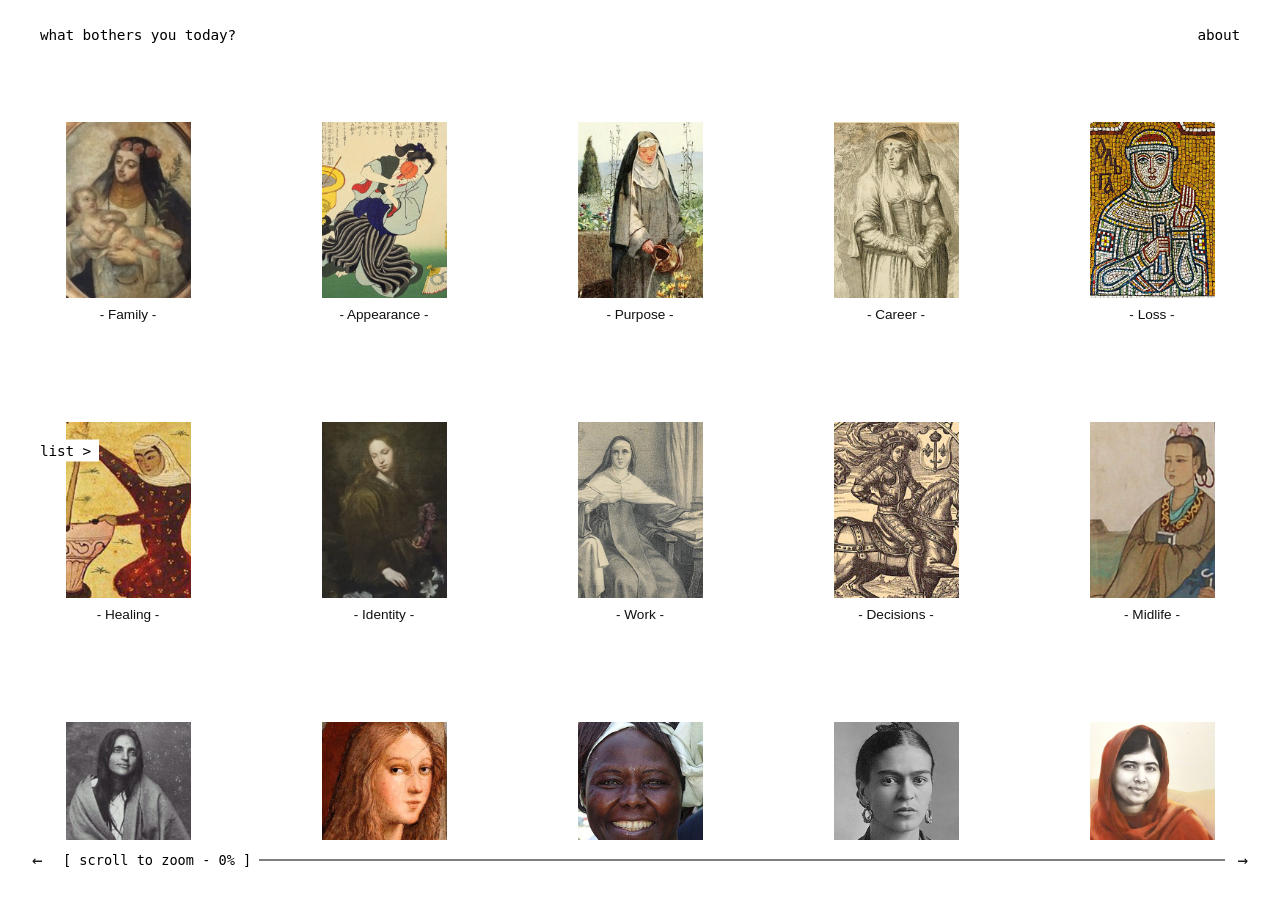
<file: index.html>
<!DOCTYPE html>
<html lang="en">

<head>
    <meta charset="UTF-8">
    <meta name="viewport" content="width=device-width, initial-scale=1.0">
    <title>Digital knowledge space for women</title>
    <link rel="stylesheet" href="style.css">
</head>

<body>
    <!-- Fixed UI Overlays -->
    <header class="navbar">
        <a class="nav-link" href="index.html">what bothers you today?</a>
        <a class="nav-link" href="about.html">about</a>
    </header>

    <aside class="side-nav">
        <a class="button" href="list.html">list &gt;</a>
    </aside>

    <!-- Bottom Interactive Horizontal Scroll / Drag Bar -->
    <footer class="zoom-slider-container" id="zoomSlider">
        <span class="arrow left-arrow">&larr;</span>
        <div class="track-wrapper" id="sliderTrack">
            <div class="line track-line"></div>
            <div class="zoom-handle" id="zoomHandle">
                <span class="zoom-label" id="zoomLabel">[ scroll to zoom - 0% ]</span>
            </div>
        </div>
        <span class="arrow right-arrow">&rarr;</span>
    </footer>

    <!-- Main Canvas Grid -->
    <section class="canvas-wrapper" id="canvasWrapper">
        <div class="canvas" id="canvas">
            <!-- Dynamically populated 100 cards (5 cols x 20 rows) from 15 items -->
        </div>
    </section>

    <script src="data.js"></script>
    <script src="script.js"></script>
</body>

</html>
</file>
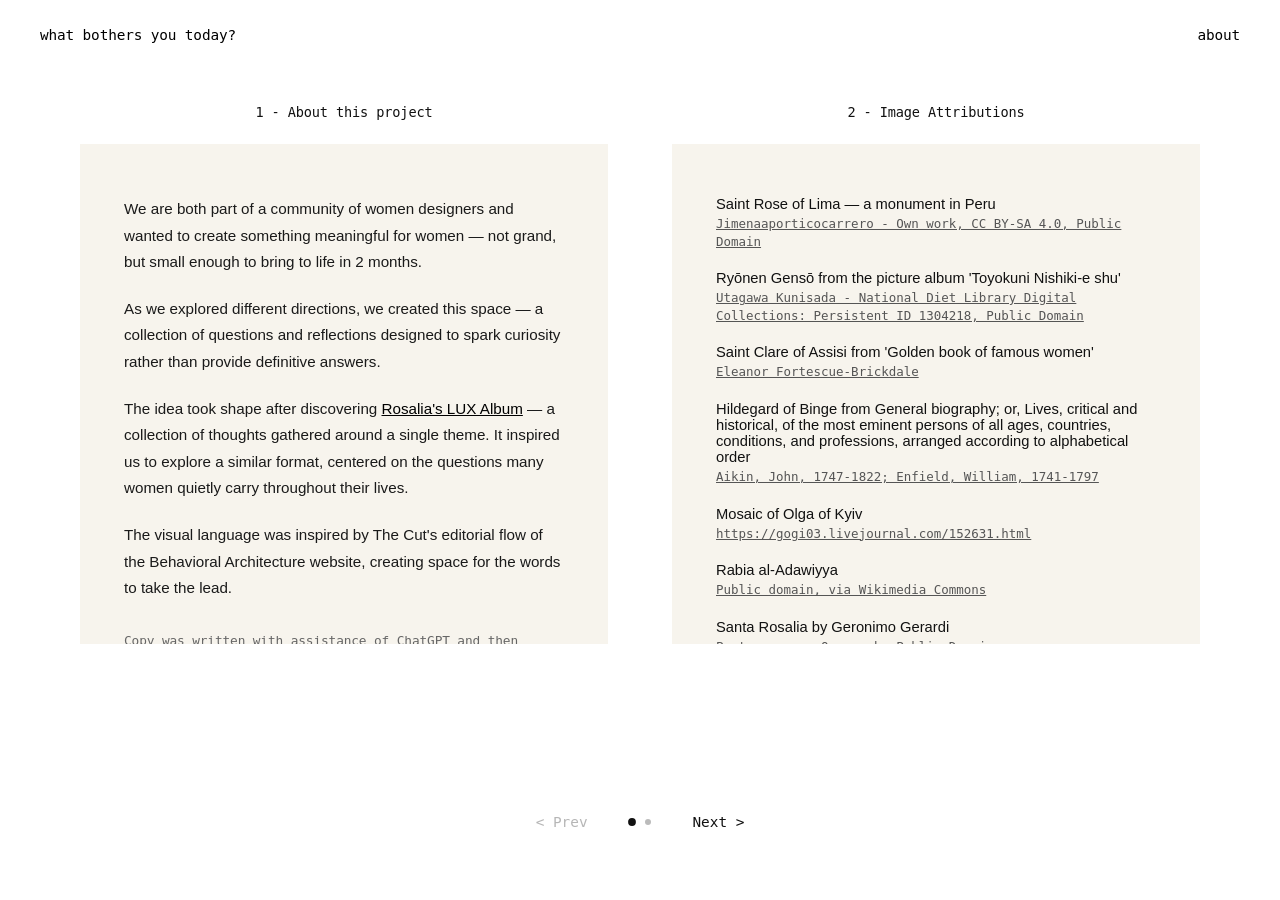
<file: about.html>
<!DOCTYPE html>
<html lang="en">

<head>
    <meta charset="UTF-8">
    <meta name="viewport" content="width=device-width, initial-scale=1.0">
    <title>Digital knowledge space for women</title>
    <link rel="stylesheet" href="style.css">
</head>

<body>
    <header class="navbar">
        <a class="nav-link" href="index.html">what bothers you today?</a>
        <a class="nav-link active" href="about.html">about</a>
    </header>

    <main class="about-page">
        <!-- Step 1: About This Project & Image Attributions -->
        <section class="about-step is-active" id="step1">
            <div class="about-cards-grid">
                <!-- Card 1: About Project -->
                <div class="card-column">
                    <p class="section-label">1 - About this project</p>
                    <div class="about-card attributions-card">
                        <div class="about-card-inner">
                            <p>We are both part of a community of women designers and wanted to create something
                                meaningful for women — not grand, but small enough to bring to life in 2 months.</p>
                            <p>As we explored different directions, we created this space — a collection of questions
                                and reflections designed to spark curiosity rather than provide definitive answers.</p>
                            <p>The idea took shape after discovering <a class="rosalia-link" target="_blank"
                                    href="https://www.youtube.com/playlist?list=PLxA687tYuMWiOfZKwVjaF2-jWFcaxBAX6">Rosalia's
                                    LUX
                                    Album</a> — a collection of
                                thoughts gathered around a single theme. It inspired us to explore a similar format,
                                centered on the questions many women quietly carry throughout their lives.</p>
                            <p>The visual language was inspired by The Cut's editorial flow of the Behavioral
                                Architecture website, creating space for the words to take the lead.</p>
                            <p class="footnote">Copy was written with assistance of ChatGPT and then edited.</p>
                        </div>
                    </div>
                </div>

                <!-- Card 2: Image Attributions -->
                <div class="card-column">
                    <p class="section-label">2 - Image Attributions</p>
                    <div class="about-card attributions-card">
                        <div class="attributions-list">
                            <div class="attribution-item">
                                <p class="artwork-title">Saint Rose of Lima — a monument in Peru</p>
                                <a target="_blank" href="https://commons.wikimedia.org/w/index.php?curid=73264438"
                                    class="credit-line">Jimenaaporticocarrero - Own work, CC BY-SA 4.0, Public
                                    Domain</a>
                            </div>
                            <div class="attribution-item">
                                <p class="artwork-title">Ryōnen Gensō from the picture album 'Toyokuni Nishiki-e shu'
                                </p>
                                <a target="_blank" href="https://commons.wikimedia.org/w/index.php?curid=102956549"
                                    class="credit-line">Utagawa Kunisada - National Diet Library Digital Collections:
                                    Persistent ID 1304218, Public Domain
                                </a>
                            </div>
                            <div class="attribution-item">
                                <p class="artwork-title">Saint Clare of Assisi from 'Golden book of famous women'</p>
                                <a target="_blank"
                                    href="https://www.flickr.com/photos/internetarchivebookimages/14590758180/"
                                    class="credit-line">Eleanor Fortescue-Brickdale</a>
                            </div>
                            <div class="attribution-item">
                                <p class="artwork-title"> Hildegard of Binge from General biography; or, Lives, critical
                                    and historical, of
                                    the most eminent persons of all ages, countries, conditions, and professions,
                                    arranged according to alphabetical order</p>
                                <a target="_blank"
                                    href="https://www.flickr.com/photos/internetarchivebookimages/14804422963/"
                                    class="credit-line">Aikin, John, 1747-1822; Enfield, William, 1741-1797</a>
                            </div>
                            <div class="attribution-item">
                                <p class="artwork-title">Mosaic of Olga of Kyiv</p>
                                <a target="_blank" href="https://gogi03.livejournal.com/152631.html"
                                    class="credit-line">https://gogi03.livejournal.com/152631.html</a>
                            </div>
                            <div class="attribution-item">
                                <p class="artwork-title">Rabia al-Adawiyya</p>
                                <a target="_blank"
                                    href="http://www.mythinglinks.org/NearEast~3monotheisms~Islam~Rabia.html"
                                    class="credit-line">Public domain, via Wikimedia Commons</a>
                            </div>
                            <div class="attribution-item">
                                <p class="artwork-title">Santa Rosalia by Geronimo Gerardi</p>
                                <a target="_blank" href="https://commons.wikimedia.org/w/index.php?curid=73608828"
                                    class="credit-line">Postcrosser - Own work, Public Domain</p>
                            </div>
                            <div class="attribution-item">
                                <p class="artwork-title">Saint Teresa of Ávila from "Mugeres célebres de España y
                                    Portugal"</p>
                                <a target="_blank" href="https://www.flickr.com/photos/37667416@N04/49713828662/"
                                    class="credit-line">Eusebi Planas i Franquesa, Public Domain</p>
                            </div>
                            <div class="attribution-item">
                                <p class="artwork-title">Photogravure of Jeanne d'Arc</p>
                                <a target="_blank" href="https://commons.wikimedia.org/w/index.php?curid=60317701"
                                    class="credit-line">Gaultier, L. (Graveur) - This document belongs to the
                                    collections of the Bibliothèque interuniversitaire de santé. It was uploaded to
                                    Commons through a partnership with Wikimedia France., Licence Ouverte</a>
                            </div>
                            <div class="attribution-item">
                                <p class="artwork-title">Qingjing sanren (清净散人), a.k.a Sun Bu'er from a painting in
                                    Changchun Temple</p>
                                <a target="_blank"
                                    href="https://commons.wikimedia.org/wiki/File:Changchun-Temple-Master-and-disciples-painting-0316.jpg"
                                    class="credit-line">photographer Vmenkov, Own work, copyleft: Multi-license with
                                    GFDL and Creative Commons CC-BY-SA-2.5 and older versions (2.0 and 1.0)</a>
                            </div>
                            <div class="attribution-item">
                                <p class="artwork-title">Ma Anandamayi</p>
                                <a href="https://commons.wikimedia.org/w/index.php?curid=2121844" target="_blank"
                                    class="credit-line">Louperivois at French Wikipedia. - Transferred from fr.wikipedia
                                    to Commons., Public Domain</a>
                            </div>
                            <div class="attribution-item">
                                <p class="artwork-title">Primer plano de Hipatia de Alejandría</p>
                                <a target="_blank" href="https://commons.wikimedia.org/w/index.php?curid=147197000"
                                    class="credit-line">El disidente - Own work, CC0
                                </a>
                            </div>
                            <div class="attribution-item">
                                <p class="artwork-title">Wangari Matthai</p>
                                <a target="_blank" href="https://commons.wikimedia.org/w/index.php?curid=74922735"
                                    class="credit-line">Kingkongphoto & www.celebrity-photos.com from Laurel Maryland,
                                    USA, CC BY-SA 2.0</a>
                            </div>
                            <div class="attribution-item">
                                <p class="artwork-title">Frida Kahlo</p>
                                <a target="_blank" href="https://commons.wikimedia.org/w/index.php?curid=75199760"
                                    class="credit-line">Guillermo Kahlo - Sotheby's, Public Domain</a>
                            </div>
                            <div class="attribution-item">
                                <p class="artwork-title">Malala Yousafzai</p>
                                <a target="_blank" href="https://commons.wikimedia.org/w/index.php?curid=90405482"
                                    class="credit-line">Nasser Azam - Azam Studios, London, CC BY-SA 4.0</a>
                            </div>
                        </div>
                    </div>
                </div>
            </div>
        </section>

        <!-- Step 2: Contributors (Shown when Next is clicked) -->
        <section class="about-step" id="step2">
            <div class="contributors-container">
                <p class="section-label">3 - Contributors</p>
                <div class="about-card contributors-card">
                    <div class="contributor-entry">
                        <p class="contributor-name">Design: Olena Kitsak</p>
                        <div class="contributor-links">
                            <a href="https://www.linkedin.com/in/olena-kitsak/" target="_blank"
                                rel="noopener noreferrer">LinkedIn</a>,
                            <a href="https://www.behance.net/olena-kitsak" target="_blank"
                                rel="noopener noreferrer">Behance</a>,
                            <a href="https://olenakitsak.com/" target="_blank" rel="noopener noreferrer">Website</a>
                        </div>
                    </div>

                    <div class="contributor-entry">
                        <p class="contributor-name">Build: Ruth Ezeneche</p>
                        <div class="contributor-links">
                            <a href="https://www.linkedin.com/in/ruth-ezeneche/" target="_blank"
                                rel="noopener noreferrer">LinkedIn</a>,
                            <a href="https://github.com/Ladyruth" target="_blank" rel="noopener noreferrer">Github</a>,
                            <a href="https://ruthezeneche.vercel.app/" target="_blank"
                                rel="noopener noreferrer">Website</a>
                        </div>
                    </div>

                    <div class="contributors-footer-prompt">
                        <p>You are very welcome to make this project better!</p>
                        <a class="wisdom-link" href="contact.html">Share your life wisdom &gt;</a>
                    </div>
                </div>
            </div>
        </section>

        <!-- Pagination Controls -->
        <footer class="about-pagination">
            <button class="nav-arrow-btn" id="prevBtn" type="button" aria-label="Previous step">&lt; Prev</button>
            <div class="page-indicators">
                <span class="step-dot is-active" data-step="0"></span>
                <span class="step-dot" data-step="1"></span>
            </div>
            <button class="nav-arrow-btn" id="nextBtn" type="button" aria-label="Next step">Next &gt;</button>
        </footer>
    </main>

    <script src="about.js"></script>
</body>

</html>
</file>
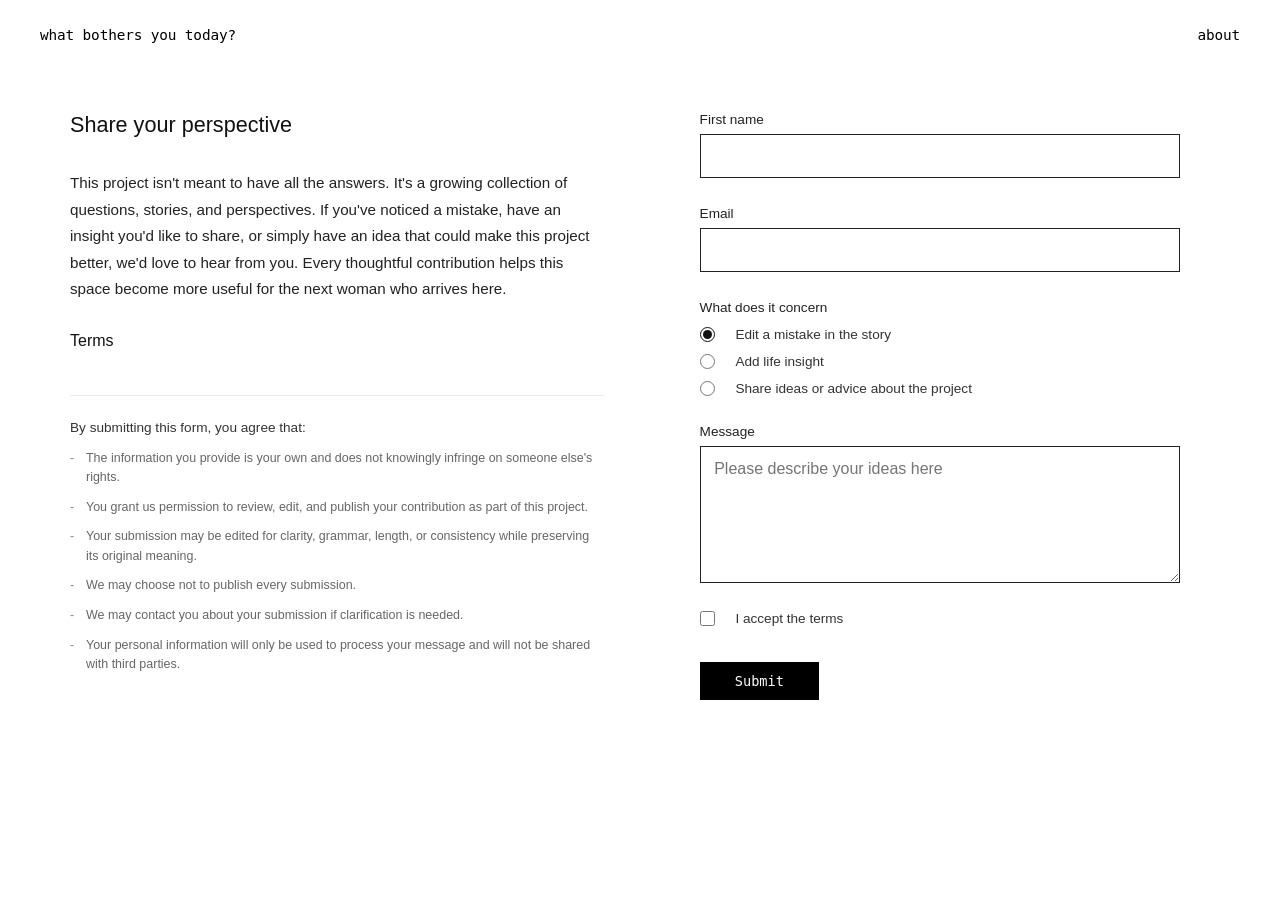
<file: contact.html>
<!DOCTYPE html>
<html lang="en">

<head>
    <meta charset="UTF-8">
    <meta name="viewport" content="width=device-width, initial-scale=1.0">
    <title>Digital knowledge space for women</title>
    <link rel="stylesheet" href="style.css">
</head>

<body>
    <header class="navbar">
        <a class="nav-link" href="index.html">what bothers you today?</a>
        <a class="nav-link" href="about.html">about</a>
    </header>

    <main class="contact-page">
        <div class="contact-grid">
            <!-- Left Column: Perspective Intro & Terms -->
            <div class="contact-info">
                <h1 class="contact-title">Share your perspective</h1>

                <div class="contact-description">
                    <p>This project isn't meant to have all the answers. It's a growing collection of questions,
                        stories, and perspectives. If you've noticed a mistake, have an insight you'd like to share, or
                        simply have an idea that could make this project better, we'd love to hear from you. Every
                        thoughtful contribution helps this space become more useful for the next woman who arrives here.
                    </p>
                    <p class="signature">Terms</p>
                </div>

                <div class="terms-notice">
                    <p class="terms-heading">By submitting this form, you agree that:</p>
                    <ul class="terms-list">
                        <li>The information you provide is your own and does not knowingly infringe on someone else's
                            rights.</li>
                        <li>You grant us permission to review, edit, and publish your contribution as part of this
                            project.</li>
                        <li>Your submission may be edited for clarity, grammar, length, or consistency while preserving
                            its original meaning.</li>
                        <li>We may choose not to publish every submission.</li>
                        <li>We may contact you about your submission if clarification is needed.</li>
                        <li>Your personal information will only be used to process your message and will not be shared
                            with third parties.</li>
                    </ul>
                </div>
            </div>

            <!-- Right Column: Interactive Submission Form -->
            <div class="contact-form-wrapper">
                <form class="contact-form" id="contactForm" novalidate>
                    <!-- First Name -->
                    <div class="form-group">
                        <label for="firstName" class="form-label">First name</label>
                        <input type="text" id="firstName" name="firstName" class="form-input" required
                            autocomplete="given-name">
                    </div>

                    <!-- Email -->
                    <div class="form-group">
                        <label for="email" class="form-label">Email</label>
                        <input type="email" id="email" name="email" class="form-input" required autocomplete="email">
                    </div>

                    <!-- Topic Concern (Radio buttons) -->
                    <div class="form-group">
                        <span class="form-label">What does it concern</span>
                        <div class="radio-group">
                            <label class="radio-option">
                                <input type="radio" name="concern" value="mistake" checked>
                                <span class="custom-radio"></span>
                                <span class="radio-text">Edit a mistake in the story</span>
                            </label>

                            <label class="radio-option">
                                <input type="radio" name="concern" value="insight">
                                <span class="custom-radio"></span>
                                <span class="radio-text">Add life insight</span>
                            </label>

                            <label class="radio-option">
                                <input type="radio" name="concern" value="ideas">
                                <span class="custom-radio"></span>
                                <span class="radio-text">Share ideas or advice about the project</span>
                            </label>
                        </div>
                    </div>

                    <!-- Message -->
                    <div class="form-group">
                        <label for="message" class="form-label">Message</label>
                        <textarea id="message" name="message" class="form-textarea"
                            placeholder="Please describe your ideas here" rows="6" required></textarea>
                    </div>

                    <!-- Terms Acceptance -->
                    <div class="form-group">
                        <label class="checkbox-option">
                            <input type="checkbox" id="acceptTerms" name="acceptTerms" required>
                            <span class="custom-checkbox"></span>
                            <span class="checkbox-text">I accept the terms</span>
                        </label>
                    </div>

                    <!-- Submit Button -->
                    <div class="form-action">
                        <button type="submit" class="submit-btn" id="submitBtn">Submit</button>
                    </div>

                    <!-- Submission feedback toast -->
                    <div class="form-feedback" id="formFeedback" style="display: none;"></div>
                </form>
            </div>
        </div>
    </main>

    <script>
        document.addEventListener('DOMContentLoaded', () => {
            const form = document.getElementById('contactForm');
            const feedback = document.getElementById('formFeedback');
            const submitBtn = document.getElementById('submitBtn');

            form.addEventListener('submit', async (e) => {
                e.preventDefault();

                const firstName = document.getElementById('firstName').value.trim();
                const email = document.getElementById('email').value.trim();
                const concern = form.querySelector('input[name="concern"]:checked')?.value || 'General';
                const message = document.getElementById('message').value.trim();
                const accepted = document.getElementById('acceptTerms').checked;

                if (!firstName || !email || !message) {
                    showFeedback('Please fill in all required fields.', 'error');
                    return;
                }

                if (!accepted) {
                    showFeedback('Please accept the terms before submitting.', 'error');
                    return;
                }

                submitBtn.disabled = true;
                submitBtn.textContent = 'Sending...';

                try {
                    const response = await fetch('/api/contact', {
                        method: 'POST',
                        headers: { 'Content-Type': 'application/json' },
                        body: JSON.stringify({ firstName, email, concern, message })
                    });

                    const data = await response.json();

                    if (response.ok) {
                        form.reset();
                        showFeedback('Thank you for sharing your perspective! Your contribution has been received.', 'success');
                    } else {
                        showFeedback(data.error || 'Something went wrong. Please try again.', 'error');
                    }
                } catch (err) {
                    showFeedback('Unable to reach server. Please try again later.', 'error');
                } finally {
                    submitBtn.disabled = false;
                    submitBtn.textContent = 'Submit';
                }
            });

            function showFeedback(text, type) {
                feedback.textContent = text;
                feedback.className = `form-feedback ${type}`;
                feedback.style.display = 'block';
                setTimeout(() => {
                    feedback.scrollIntoView({ behavior: 'smooth', block: 'nearest' });
                }, 100);
            }
        });
    </script>
</body>

</html>
</file>
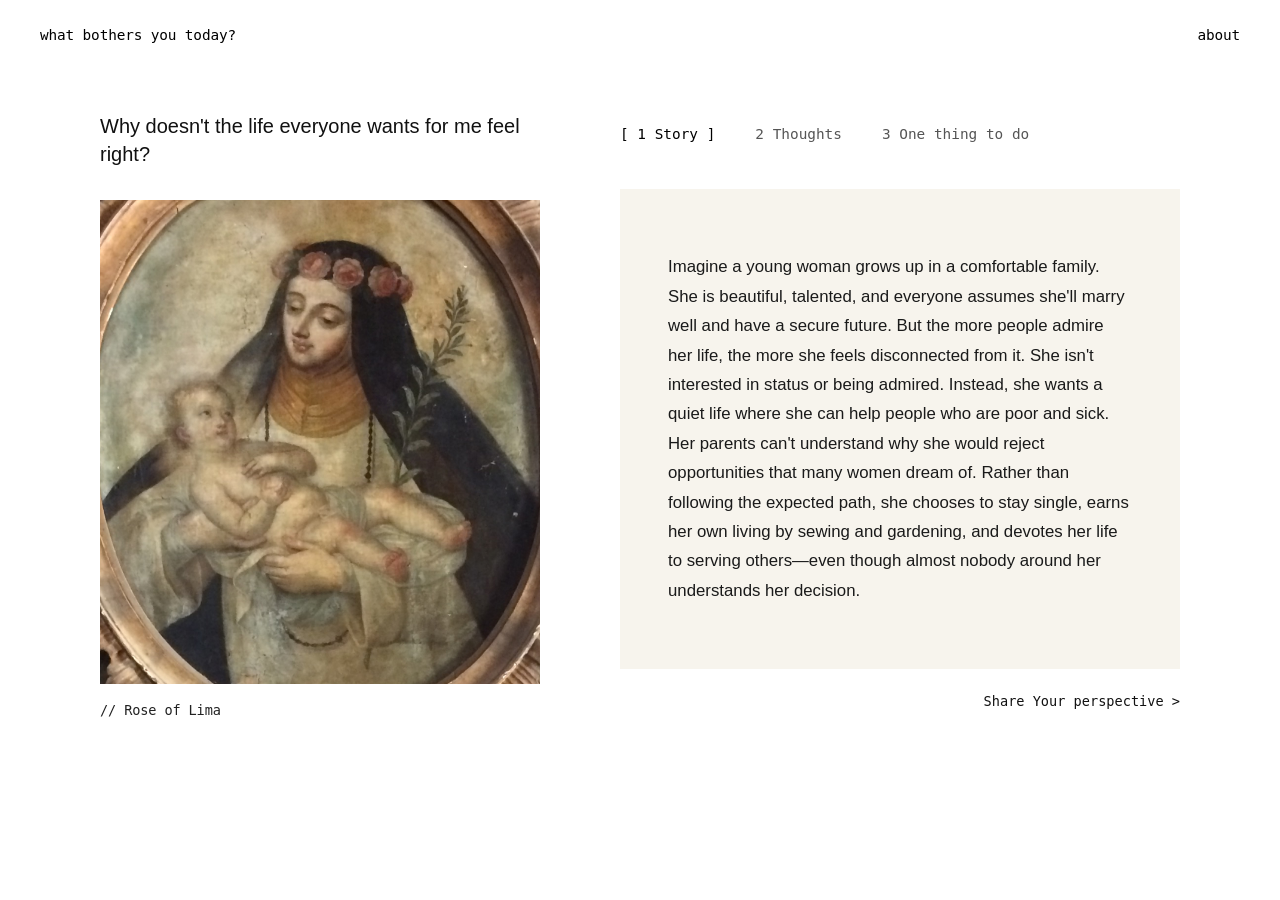
<file: life-area.html>
<!DOCTYPE html>
<html lang="en">

<head>
    <meta charset="UTF-8">
    <meta name="viewport" content="width=device-width, initial-scale=1.0">
    <title>Digital knowledge space for women</title>
    <link rel="stylesheet" href="style.css">
</head>

<body>
    <header class="navbar">
        <a class="nav-link" href="index.html">what bothers you today?</a>
        <a class="nav-link" href="about.html">about</a>
    </header>

    <section class="life-area-page">
        <div class="life-area-grid">
            <div class="area-image-group">
                <p class="area-question" id="areaQuestion">Why doesn't the life everyone wants for me feel right?</p>
                <div class="image-wrap">
                    <img id="areaImage" src="images/Frame 42.jpg" alt="Portrait">
                </div>
                <p class="figure-name" id="figureName">// Rose of Lima</p>
            </div>

            <div class="life-area-detail">
                <div class="tab-group" id="tabGroup">
                    <button class="tab-button is-active" data-tab="story" type="button">[ 1 Story ]</button>
                    <button class="tab-button" data-tab="thoughts" type="button">2 Thoughts</button>
                    <button class="tab-button" data-tab="action" type="button">3 One thing to do</button>
                </div>
                <div class="tab-content">
                    <div class="text-wrapper">
                        <p id="tabText">Imagine a young woman grows up in a comfortable family. She is beautiful,
                            talented, and
                            everyone assumes she'll marry well and have a secure future. But the more people admire her
                            life, the more she feels disconnected from it. She isn't interested in status or being
                            admired. Instead, she wants a quiet life where she can help people who are poor and sick.
                            Her parents can't understand why she would reject opportunities that many women dream of.
                            Rather than following the expected path, she chooses to stay single, earns her own living by
                            sewing and gardening, and devotes her life to serving others—even though almost nobody
                            around her understands her decision.</p>
                    </div>
                    <div class="action-wrapper">
                        <a href="contact.html" class="share-button">Share Your perspective &gt;</a>
                    </div>
                </div>
            </div>
        </div>

    </section>

    <!-- Centralized Data Store -->
    <script src="data.js"></script>
    <!-- Life-Area Controller -->
    <script src="life-area.js"></script>
</body>

</html>
</file>
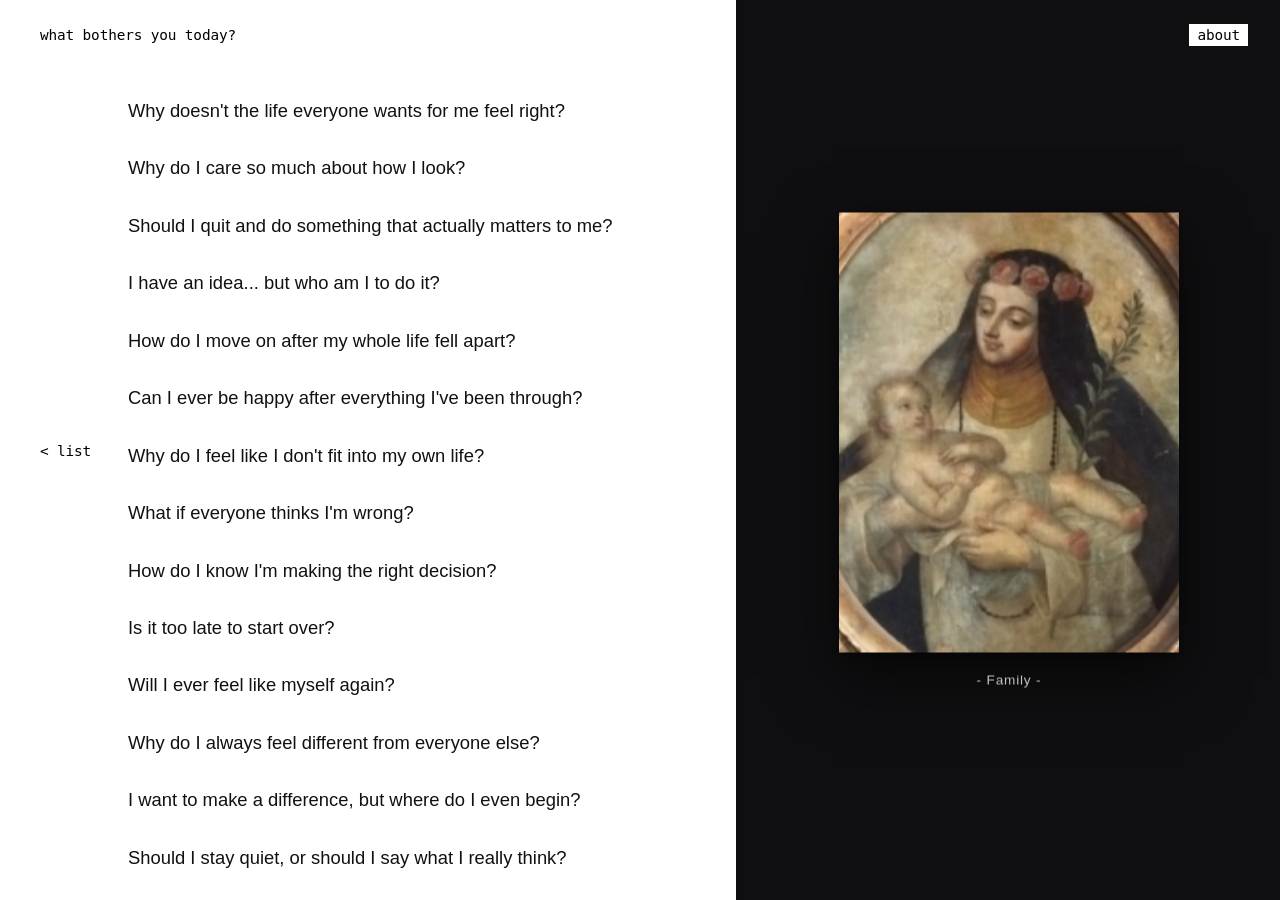
<file: list.html>
<!DOCTYPE html>
<html lang="en">

<head>
    <meta charset="UTF-8">
    <meta name="viewport" content="width=device-width, initial-scale=1.0">
    <link rel="stylesheet" href="style.css">
    <title>Digital knowledge space for women</title>
</head>

<body>
    <header class="navbar">
        <a class="nav-link" href="index.html">what bothers you today?</a>
        <a class="nav-link" href="about.html">about</a>
    </header>


    <section class="list-page">
        <div class="list-background">
            <div class="list-container">

                <div class="side-nav">
                    <a class="nav-link" href="index.html">&lt; list</a>
                </div>

                <div class="list-wrapper">
                    <div class="list-item" data-image="img-1">
                        <a href="life-area.html?id=family">
                            Why doesn't the life everyone wants for me feel right?
                        </a>
                    </div>

                    <div class="list-item" data-image="img-2">
                        <a href="life-area.html?id=appearance">
                            Why do I care so much about how I look?
                        </a>
                    </div>

                    <div class="list-item" data-image="img-3">
                        <a href="life-area.html?id=purpose">
                            Should I quit and do something that actually matters to me?
                        </a>
                    </div>

                    <div class="list-item" data-image="img-4">
                        <a href="life-area.html?id=career">
                            I have an idea... but who am I to do it?
                        </a>
                    </div>

                    <div class="list-item" data-image="img-5">
                        <a href="life-area.html?id=loss">
                            How do I move on after my whole life fell apart?
                        </a>
                    </div>

                    <div class="list-item" data-image="img-6">
                        <a href="life-area.html?id=healing">
                            Can I ever be happy after everything I've been through?
                        </a>
                    </div>

                    <div class="list-item" data-image="img-7">
                        <a href="life-area.html?id=identity">
                            Why do I feel like I don't fit into my own life?
                        </a>
                    </div>

                    <div class="list-item" data-image="img-8">
                        <a href="life-area.html?id=work">
                            What if everyone thinks I'm wrong?
                        </a>
                    </div>

                    <div class="list-item" data-image="img-9">
                        <a href="life-area.html?id=decisions">
                            How do I know I'm making the right decision?
                        </a>
                    </div>

                    <div class="list-item" data-image="img-10">
                        <a href="life-area.html?id=midlife">
                            Is it too late to start over?
                        </a>
                    </div>

                    <div class="list-item" data-image="img-11">
                        <a href="life-area.html?id=reassurance">
                            Will I ever feel like myself again?
                        </a>
                    </div>

                    <div class="list-item" data-image="img-12">
                        <a href="life-area.html?id=opinions">
                            Why do I always feel different from everyone else?
                        </a>
                    </div>

                    <div class="list-item" data-image="img-13">
                        <a href="life-area.html?id=community">
                            I want to make a difference, but where do I even begin?
                        </a>
                    </div>

                    <div class="list-item" data-image="img-14">
                        <a href="life-area.html?id=health">
                            Should I stay quiet, or should I say what I really think?
                        </a>
                    </div>

                    <div class="list-item" data-image="img-15">
                        <a href="life-area.html?id=voice">
                            How do I find courage when everything feels overwhelming?
                        </a>
                    </div>

                    <div class="list-item" data-image="img-7">
                        <a href="life-area.html?id=identity">
                            Who am I when nobody is watching?
                        </a>
                    </div>

                    <div class="list-item" data-image="img-11">
                        <a href="life-area.html?id=reassurance">
                            Can I forgive myself for the time I lost?
                        </a>
                    </div>

                    <div class="list-item" data-image="img-12">
                        <a href="life-area.html?id=opinions">
                            Why is it so hard to let people see the real me?
                        </a>
                    </div>

                    <div class="list-item" data-image="img-13">
                        <a href="life-area.html?id=community">
                            Where do I belong in this world?
                        </a>
                    </div>

                    <div class="list-item" data-image="img-15">
                        <a href="life-area.html?id=voice">
                            When will my voice finally feel like it matters?
                        </a>
                    </div>
                </div>

            </div>

            <div class="image-group">
                <div class="image-wrapper" id="img-1">
                    <img src="images/1-family.jpg" alt="Family">
                    <p class="card-title">- Family -</p>
                </div>

                <div class="image-wrapper" id="img-2">
                    <img src="images/2-appearance.jpg" alt="Appearance">
                    <p class="card-title">- Appearance -</p>
                </div>

                <div class="image-wrapper" id="img-3">
                    <img src="images/3-purpose.jpg" alt="Purpose">
                    <p class="card-title">- Purpose -</p>
                </div>

                <div class="image-wrapper" id="img-4">
                    <img src="images/4-career.jpg" alt="Career">
                    <p class="card-title">- Career -</p>
                </div>

                <div class="image-wrapper" id="img-5">
                    <img src="images/5-loss.jpg" alt="Loss">
                    <p class="card-title">- Loss -</p>
                </div>

                <div class="image-wrapper" id="img-6">
                    <img src="images/6-healing.jpg" alt="Healing">
                    <p class="card-title">- Healing -</p>
                </div>

                <div class="image-wrapper" id="img-7">
                    <img src="images/7-identity.jpg" alt="Identity">
                    <p class="card-title">- Identity -</p>
                </div>

                <div class="image-wrapper" id="img-8">
                    <img src="images/8-work.jpg" alt="Work">
                    <p class="card-title">- Work -</p>
                </div>

                <div class="image-wrapper" id="img-9">
                    <img src="images/9-decisions.jpg" alt="Decisions">
                    <p class="card-title">- Decisions -</p>
                </div>

                <div class="image-wrapper" id="img-10">
                    <img src="images/10-midlife.jpg" alt="Midlife">
                    <p class="card-title">- Midlife -</p>
                </div>

                <div class="image-wrapper" id="img-11">
                    <img src="images/11-identity.jpg" alt="Identity">
                    <p class="card-title">- Identity -</p>
                </div>

                <div class="image-wrapper" id="img-12">
                    <img src="images/12-opinions.jpg" alt="Opinions">
                    <p class="card-title">- Opinions -</p>
                </div>

                <div class="image-wrapper" id="img-13">
                    <img src="images/13-community.jpg" alt="Community">
                    <p class="card-title">- Community -</p>
                </div>

                <div class="image-wrapper" id="img-14">
                    <img src="images/14-health.jpg" alt="Health">
                    <p class="card-title">- Health -</p>
                </div>

                <div class="image-wrapper" id="img-15">
                    <img src="images/15-voice.jpg" alt="Voice">
                    <p class="card-title">- Voice -</p>
                </div>
            </div>
        </div>

    </section>

    <script src="script.js"></script>
</body>

</html>
</file>
<file: style.css>
:root {
    --progress: 0;
}

* {
    margin: 0;
    padding: 0;
    box-sizing: border-box;
}

@import url('https://fonts.googleapis.com/css2?family=Geist+Mono:wght@300;400;500&family=Work+Sans:wght@300;400;500&display=swap');

html,
body {
    width: 100vw;
    height: 100vh;
    height: 100dvh;
    margin: 0;
    padding: 0;
    background-color: #ffffff;
    font-family: "Geist Mono", monospace;
    color: #111;
    overflow: hidden;
    user-select: none;
    -webkit-text-size-adjust: 100%;
}

/* Header Navbar */
.navbar {
    position: fixed;
    top: 0;
    left: 0;
    width: 100%;
    display: flex;
    flex-direction: row;
    justify-content: space-between;
    align-items: center;
    padding: 1.5rem 2rem;
    z-index: 50;
    pointer-events: auto;
}

.nav-link,
.button {
    font-family: "Geist Mono", monospace;
    font-size: 0.9rem;
    font-weight: 400;
    text-decoration: none;
    color: #000;
    letter-spacing: -0.01em;
    background-color: #fff;
    padding: 0.2rem 0.5rem;
}

.rosalia-link {
    text-decoration: underline;
    color: #000;
}

/* Side Navigation */
.side-nav {
    position: fixed;
    top: 50%;
    left: 2rem;
    transform: translateY(-50%);
    z-index: 50;
    pointer-events: auto;
}

/* Bottom Interactive Horizontal Drag / Scroll Control Bar */
.zoom-slider-container {
    position: fixed;
    bottom: 1.25rem;
    left: 2rem;
    right: 2rem;
    height: 2.5rem;
    display: flex;
    flex-direction: row;
    align-items: center;
    gap: 0.75rem;
    z-index: 50;
    cursor: ew-resize;
}

.zoom-slider-container.dragging {
    cursor: grabbing;
}

.zoom-slider-container .arrow {
    font-family: "Geist Mono", monospace;
    font-size: 1.1rem;
    user-select: none;
}

.track-wrapper {
    flex: 1;
    position: relative;
    height: 100%;
    display: flex;
    align-items: center;
}

.track-line {
    position: absolute;
    top: 50%;
    left: 0;
    right: 0;
    height: 1px;
    background-color: #000;
    transform: translateY(-50%);
    z-index: 1;
}

.zoom-handle {
    position: absolute;
    top: 50%;
    left: 0;
    transform: translateY(-50%);
    z-index: 2;
    cursor: grab;
    display: flex;
    align-items: center;
    justify-content: center;
    will-change: transform;
}

.zoom-slider-container.dragging .zoom-handle {
    cursor: grabbing;
}

.zoom-label {
    font-family: "Geist Mono", monospace;
    font-size: 0.85rem;
    font-weight: 400;
    color: #000;
    background-color: #ffffff;
    padding: 0 0.5rem;
    white-space: nowrap;
    user-select: none;
}

/* Canvas Wrapper - Smoothly expands from padded bounded view (0% zoom) to full-bleed edge-to-edge (100% zoom) */
.canvas-wrapper {
    position: fixed;
    top: calc((1 - var(--progress)) * 4.5rem);
    bottom: calc((1 - var(--progress)) * 3.75rem);
    left: 0;
    right: 0;
    z-index: 10;
    overflow: hidden;
    cursor: grab;
    user-select: none;
    -webkit-user-select: none;
    touch-action: none;
    background-color: #ffffff;
}

.canvas-wrapper.is-panning {
    cursor: grabbing;
}

/* 2D Infinite Canvas Container */
.canvas {
    position: absolute;
    top: 0;
    left: 0;
    width: 0;
    height: 0;
    transform-origin: 0 0;
    will-change: transform;
}

/* Infinite Canvas Card Tile Item */
.card {
    position: absolute;
    top: 0;
    left: 0;
    display: flex;
    flex-direction: column;
    align-items: center;
    justify-content: center;
    text-decoration: none;
    box-sizing: border-box;
    padding: calc((1 - var(--progress)) * 0.5rem);
    overflow: hidden;
    will-change: transform;
}

/* Image Container - Scales continuously from centered thumbnail (52% x 62%) to 100% full-bleed cell coverage */
.card .img-box {
    width: calc(52% + (var(--progress) * 48%));
    height: calc(62% + (var(--progress) * 38%));
    display: flex;
    align-items: center;
    justify-content: center;
    overflow: hidden;
    position: relative;
    background-color: #f7f7f7;
    will-change: width, height, transform;
    transition: transform 0.25s ease;
}

.card:hover .img-box {
    transform: scale(1.04);
}

/* Card Image */
.card-image {
    width: 100%;
    height: 100%;
    object-fit: cover;
    display: block;
    user-select: none;
    pointer-events: none;
    -webkit-user-drag: none;
    transition: transform 0.3s ease;
}

.card:hover .card-image {
    transform: scale(1.06);
}

/* Card Title (- Subject -) on Canvas Grid - Fades out as progress increases */
.card .card-title {
    font-family: "Work Sans", sans-serif;
    font-size: 0.85rem;
    font-weight: 400;
    color: #111;
    margin-top: calc((1 - var(--progress)) * 0.5rem);
    text-align: center;
    white-space: nowrap;
    opacity: max(0, calc(1 - var(--progress) * 2.2));
    max-height: calc((1 - var(--progress)) * 1.5rem);
    will-change: opacity, margin-top, max-height;
    user-select: none;
    pointer-events: none;
}

/* ==========================================================================
   Editorial Split-Screen List View
   ========================================================================== */

.list-page {
    width: 100vw;
    height: 100vh;
    overflow: hidden;
    position: relative;
    background-color: #ffffff;
}

.list-background {
    display: grid;
    grid-template-columns: 1.15fr 0.85fr;
    width: 100vw;
    height: 100vh;
    overflow: hidden;
}

/* Left Column: Scrollable List Container */
.list-container {
    height: 100vh;
    display: flex;
    flex-direction: row;
    padding-top: 5rem;
    overflow: hidden;
    position: relative;
    background-color: #ffffff;
    gap: 10px;

}

.list-container .button-wrapper {
    padding: 0 4rem 1.25rem 5rem;
    flex-shrink: 0;
}

.list-container .button-wrapper .nav-link {
    font-size: 0.85rem;
    text-transform: lowercase;
    display: inline-flex;
    align-items: center;
    gap: 0.25rem;
    color: #111;
    transition: opacity 0.2s ease;
}

.list-container .button-wrapper .nav-link:hover {
    opacity: 0.6;
}

.list-wrapper {
    margin-left: 3rem;
    flex: 1;
    overflow-y: auto;
    overflow-x: hidden;
    padding: 1rem 4rem 6rem 5rem;
    display: flex;
    flex-direction: column;
    gap: 1.75rem;
    scroll-behavior: smooth;
    user-select: text;

    /* Sleek minimalist scrollbar */
    scrollbar-width: thin;
    scrollbar-color: rgba(0, 0, 0, 0.15) transparent;
}

.list-wrapper::-webkit-scrollbar {
    width: 4px;
}

.list-wrapper::-webkit-scrollbar-track {
    background: transparent;
}

.list-wrapper::-webkit-scrollbar-thumb {
    background-color: rgba(0, 0, 0, 0.15);
    border-radius: 4px;
}

/* List Items & Hover Dimming */
.list-item {
    opacity: 1;
    transform: translateX(0);
    transition: opacity 0.35s cubic-bezier(0.16, 1, 0.3, 1),
        transform 0.35s cubic-bezier(0.16, 1, 0.3, 1);
    cursor: pointer;
}

.list-item a {
    font-family: "Work Sans", sans-serif;
    font-size: 1.15rem;
    font-weight: 400;
    line-height: 1.6;
    color: #111;
    text-decoration: none;
    display: inline-block;
    transition: color 0.2s ease;
}

/* Dim all list items to ~0.25 when the list container is hovered */
.list-wrapper:hover .list-item {
    opacity: 0.25;
}

/* The specifically hovered item remains at full 1.0 opacity */
.list-wrapper .list-item:hover,
.list-wrapper .list-item:focus-within {
    opacity: 1;
    transform: translateX(6px);
}

/* Right Column: Fixed Preview Stage */
.image-group {
    position: relative;
    width: 100%;
    height: 100vh;
    display: flex;
    align-items: center;
    justify-content: center;
    background-color: #0f0f11;
    overflow: hidden;
    border-left: 1px solid rgba(0, 0, 0, 0.06);
}

/* Absolute Stacking for Image Wrappers */
.image-wrapper {
    position: absolute;
    top: 50%;
    left: 50%;
    transform: translate(-50%, -50%) scale(0.94);
    display: flex;
    flex-direction: column;
    align-items: center;
    justify-content: center;
    opacity: 0;
    visibility: hidden;
    pointer-events: none;
    transition: opacity 0.45s cubic-bezier(0.16, 1, 0.3, 1),
        transform 0.45s cubic-bezier(0.16, 1, 0.3, 1),
        visibility 0.45s;
    will-change: opacity, transform;
}

/* Active Preview State: Smooth Fade-In with Scale */
.image-wrapper.is-active {
    opacity: 1;
    visibility: visible;
    pointer-events: auto;
    transform: translate(-50%, -50%) scale(1);
    z-index: 2;
}

.image-wrapper img {
    width: min(340px, 32vw);
    height: min(440px, 56vh);
    object-fit: cover;
    display: block;
    box-shadow: 0 24px 60px rgba(0, 0, 0, 0.55),
        0 4px 12px rgba(0, 0, 0, 0.3);
    user-select: none;
}

.image-wrapper .card-title {
    font-family: "Work Sans", sans-serif;
    font-size: 0.85rem;
    font-weight: 400;
    color: #e5e5e5;
    margin-top: 1.25rem;
    text-align: center;
    letter-spacing: 0.06em;
    opacity: 0.85;
    max-height: none;
}

/* ==========================================================================
   Responsive Overrides: Canvas, Navigation & List View
   ========================================================================== */

@media (max-width: 900px) {
    /* Navbar & UI Overlays */
    .navbar {
        padding: 1.25rem 1.5rem;
    }

    .side-nav {
        left: 1.25rem;
    }

    /* Index Canvas Grid: 3 Columns on Tablet */
    .canvas {
        grid-template-columns: repeat(3, 1fr);
        grid-template-rows: repeat(5, 1fr);
        width: calc(88vw + (var(--progress) * 12vw));
        height: calc(78vh + (var(--progress) * 22vh));
    }

    /* List View */
    .list-page {
        height: 100vh;
        height: 100dvh;
    }

    .list-background {
        grid-template-columns: 1fr;
    }

    .image-group {
        display: none;
    }

    .list-container {
        padding-top: 4.5rem;
        width: 100%;
    }

    .list-container .side-nav {
        position: relative;
        top: auto;
        left: auto;
        transform: none;
        padding: 0 1.5rem 0.5rem 1.5rem;
    }

    .list-container .button-wrapper {
        padding: 0 1.5rem 1rem 1.5rem;
    }

    .list-wrapper {
        margin-left: 0;
        padding: 0.5rem 1.5rem 5rem 1.5rem;
        gap: 1.25rem;
    }

    .list-item a {
        font-size: 1.05rem;
    }
}

@media (max-width: 600px) {
    /* Index Canvas Grid: 2 Columns on Mobile */
    .canvas {
        grid-template-columns: repeat(2, 1fr);
        grid-template-rows: auto;
        width: calc(92vw + (var(--progress) * 8vw));
        height: calc(75vh + (var(--progress) * 25vh));
        gap: calc((1 - var(--progress)) * 0.75rem);
    }

    .card .card-title {
        font-size: 0.75rem;
    }

    .zoom-slider-container {
        left: 1rem;
        right: 1rem;
        bottom: 1rem;
        gap: 0.5rem;
    }

    .zoom-label {
        font-size: 0.75rem;
        padding: 0 0.25rem;
    }
}

@media (max-width: 480px) {
    .navbar {
        padding: 0.85rem 1rem;
    }

    .nav-link,
    .button {
        font-size: 0.78rem;
        padding: 0.15rem 0.35rem;
    }

    .side-nav {
        left: 0.75rem;
    }

    .list-container {
        padding-top: 3.75rem;
    }

    .list-wrapper {
        padding: 0.25rem 1rem 5rem 1rem;
        gap: 1rem;
    }

    .list-item a {
        font-size: 0.95rem;
        line-height: 1.5;
    }

    .zoom-slider-container {
        left: 0.75rem;
        right: 0.75rem;
        bottom: 0.75rem;
        gap: 0.35rem;
    }

    .zoom-slider-container .arrow {
        font-size: 0.95rem;
    }

    .zoom-label {
        font-size: 0.7rem;
    }
}

/* ==========================================================================
   Life-Area Editorial View
   ========================================================================== */

.life-area-page {
    position: fixed;
    inset: 0;
    width: 100vw;
    height: 100vh;
    overflow-y: auto;
    overflow-x: hidden;
    background-color: #ffffff;
    display: flex;
    flex-direction: column;
    align-items: center;
    justify-content: flex-start;
    padding: 8rem 4rem 8rem 4rem;
    /* 14rem provides generous space beneath */
    user-select: text;

    /* Subtle custom scrollbar */
    scrollbar-width: thin;
    scrollbar-color: rgba(0, 0, 0, 0.15) transparent;
}

.life-area-page::-webkit-scrollbar {
    width: 5px;
}

.life-area-page::-webkit-scrollbar-thumb {
    background-color: rgba(0, 0, 0, 0.15);
    border-radius: 4px;
}

.life-area-grid {
    display: grid;
    grid-template-columns: minmax(320px, 440px) minmax(380px, 560px);
    gap: 5rem;
    align-items: start;
    justify-content: center;
    width: 100%;
    max-width: 1140px;
    margin: 0 auto;
}


/* Left Column: Image & Caption */
.area-image-group {
    display: flex;
    flex-direction: column;
}

.area-question {
    font-family: "Work Sans", sans-serif;
    font-size: 1.25rem;
    font-weight: 400;
    line-height: 1.4;
    color: #111;
    margin-bottom: 2rem;
    min-height: 2.8rem;
    display: flex;
    align-items: center;
}

.image-wrap {
    width: 100%;
    aspect-ratio: 1 / 1.1;
    overflow: hidden;
    background-color: #f5f5f5;
}

.image-wrap img {
    width: 100%;
    height: 100%;
    object-fit: cover;
    display: block;
    user-select: none;
}

.figure-name {
    margin-top: 1.1rem;
    font-family: "Geist Mono", monospace;
    font-size: 0.85rem;
    font-weight: 400;
    color: #222;
    letter-spacing: -0.01em;
}

/* Right Column: Tab Group & Reading Card */
.life-area-detail {
    display: flex;
    flex-direction: column;
}

.tab-group {
    display: flex;
    align-items: center;
    gap: 2.5rem;
    margin-bottom: 2rem;
    min-height: 2.8rem;
}

.tab-button {
    font-family: "Geist Mono", monospace;
    font-size: 0.9rem;
    font-weight: 400;
    color: #555;
    background: transparent;
    border: none;
    cursor: pointer;
    padding: 0;
    text-decoration: none;
    transition: color 0.2s ease, opacity 0.2s ease;
    white-space: nowrap;
}

.tab-button:hover {
    color: #000;
}

.tab-button.is-active {
    color: #000;
    font-weight: 500;
}

/* Reading Card */
.tab-content {
    display: flex;
    flex-direction: column;
    width: 100%;
}

.text-wrapper {
    background-color: #f7f4ed;
    padding: 3.5rem 3rem;
    min-height: 480px;
    display: flex;
    align-items: center;
    box-sizing: border-box;
}

.text-wrapper p {
    font-family: "Work Sans", sans-serif;
    font-size: 1.05rem;
    font-weight: 400;
    line-height: 1.75;
    color: #1a1a1a;
    margin: 0;
    transition: opacity 0.2s ease;
}

/* Bottom Share Button */
.action-wrapper {
    display: flex;
    justify-content: flex-end;
    margin-top: 1.5rem;
}

.share-button {
    font-family: "Geist Mono", monospace;
    font-size: 0.85rem;
    font-weight: 400;
    color: #111;
    background: transparent;
    border: none;
    cursor: pointer;
    padding: 0;
    text-decoration: none;
    display: inline-flex;
    align-items: center;
    transition: opacity 0.2s ease;
}

.share-button:hover {
    opacity: 0.6;
}

/* ==========================================================================
   Responsive Overrides: Life-Area Page
   ========================================================================== */

.life-area-page {
    position: fixed;
    inset: 0;
    width: 100vw;
    height: 100vh;
    height: 100dvh;
    overflow-y: auto;
    overflow-x: hidden;
    background-color: #ffffff;
    display: flex;
    flex-direction: column;
    align-items: center;
    justify-content: flex-start;
    padding: 7rem 4rem 8rem 4rem;
    user-select: text;
    -webkit-overflow-scrolling: touch;
}

@media (max-width: 900px) {
    .life-area-page {
        padding: 5.5rem 1.5rem 6rem 1.5rem;
        align-items: flex-start;
    }

    .life-area-grid {
        grid-template-columns: 1fr;
        gap: 2.5rem;
    }

    .area-question,
    .tab-group {
        min-height: auto;
    }

    .area-question {
        font-size: 1.15rem;
        margin-bottom: 1.25rem;
    }

    .tab-group {
        gap: 1.25rem;
        flex-wrap: wrap;
    }

    .text-wrapper {
        padding: 2.25rem 1.75rem;
        min-height: auto;
    }
}

@media (max-width: 480px) {
    .life-area-page {
        padding: 4.5rem 1rem 5rem 1rem;
    }

    .area-question {
        font-size: 1.05rem;
        line-height: 1.4;
    }

    .tab-group {
        gap: 0.75rem;
        justify-content: flex-start;
    }

    .tab-button {
        font-size: 0.8rem;
    }

    .text-wrapper {
        padding: 1.5rem 1.25rem;
    }

    .text-wrapper p {
        font-size: 0.95rem;
        line-height: 1.65;
    }
}

/* ==========================================================================
   About Page (Multi-step Editorial Carousel)
   ========================================================================== */

.about-page {
    position: fixed;
    inset: 0;
    width: 100vw;
    height: 100vh;
    overflow-y: auto;
    overflow-x: hidden;
    background-color: #ffffff;
    padding: 6.5rem 4rem 3rem 4rem;
    display: flex;
    flex-direction: column;
    align-items: center;
    justify-content: space-between;
    user-select: text;
}

.about-step {
    display: none;
    width: 100%;
    max-width: 1120px;
    margin: 0 auto;
    opacity: 0;
    transform: translateY(8px);
    transition: opacity 0.35s cubic-bezier(0.16, 1, 0.3, 1),
        transform 0.35s cubic-bezier(0.16, 1, 0.3, 1);
}

.about-step.is-active {
    display: block;
    opacity: 1;
    transform: translateY(0);
}

.about-cards-grid {
    display: grid;
    grid-template-columns: 1fr 1fr;
    gap: 4rem;
    width: 100%;
    align-items: start;
}

.card-column {
    display: flex;
    flex-direction: column;
    width: 100%;

}

.section-label {
    font-family: "Geist Mono", monospace;
    font-size: 0.85rem;
    font-weight: 400;
    color: #111;
    margin-bottom: 1.5rem;
    text-align: center;
    letter-spacing: -0.01em;
}

.about-card {
    background-color: #f7f4ed;
    padding: 3.25rem 2.75rem;
    height: 100%;
    box-sizing: border-box;
    display: flex;
    flex-direction: column;
    justify-content: center;
}

.about-card-inner p {
    font-family: "Work Sans", sans-serif;
    font-size: 0.95rem;
    line-height: 1.75;
    color: #1a1a1a;
    margin-bottom: 1.25rem;
    font-weight: 400;
}

.about-card-inner .footnote {
    font-family: "Geist Mono", monospace;
    font-size: 0.8rem;
    color: #666;
    margin-top: 1.75rem;
    margin-bottom: 0;
    letter-spacing: -0.01em;
}

/* Image Attributions List Card */
.attributions-card {
    justify-content: flex-start;
    max-height: 500px;
    overflow-y: auto;
    scrollbar-width: thin;
    scrollbar-color: rgba(0, 0, 0, 0.15) transparent;
}

.attributions-card::-webkit-scrollbar {
    width: 4px;
}

.attributions-card::-webkit-scrollbar-thumb {
    background-color: rgba(0, 0, 0, 0.15);
    border-radius: 4px;
}

.attributions-list {
    display: flex;
    flex-direction: column;
    gap: 1.25rem;
}

.attribution-item {
    display: flex;
    flex-direction: column;
    gap: 0.2rem;
}

.artwork-title {
    font-family: "Work Sans", sans-serif;
    font-size: 0.92rem;
    font-weight: 500;
    color: #111;
}

.credit-line {
    font-family: "Geist Mono", monospace;
    font-size: 0.78rem;
    color: #555;
    line-height: 1.4;
}

/* Contributors Card (Step 2) */
.contributors-container {
    max-width: 520px;
    margin: 0 auto;
    width: 100%;
    display: flex;
    flex-direction: column;
    align-items: center;
}

.contributors-card {
    width: 100%;
    padding: 3.5rem 3rem;
    min-height: 440px;
    display: flex;
    flex-direction: column;
    justify-content: center;
    gap: 2.25rem;
}

.contributor-entry {
    display: flex;
    flex-direction: column;
    gap: 0.4rem;
}

.contributor-name {
    font-family: "Work Sans", sans-serif;
    font-size: 1.05rem;
    font-weight: 500;
    color: #111;
}

.contributor-links {
    font-family: "Geist Mono", monospace;
    font-size: 0.85rem;
    color: #444;
}

.contributor-links a {
    color: #111;
    text-decoration: underline;
    transition: opacity 0.2s ease;
}

.contributor-links a:hover {
    opacity: 0.6;
}

.contributors-footer-prompt {
    margin-top: 1rem;
    padding-top: 1.5rem;
    border-top: 1px solid rgba(0, 0, 0, 0.08);
    display: flex;
    flex-direction: column;
    gap: 0.5rem;
}

.contributors-footer-prompt p {
    font-family: "Work Sans", sans-serif;
    font-size: 0.95rem;
    color: #333;
}

.wisdom-link {
    font-family: "Geist Mono", monospace;
    font-size: 0.85rem;
    color: #111;
    text-decoration: none;
    font-weight: 500;
    transition: opacity 0.2s ease;
}

.wisdom-link:hover {
    opacity: 0.6;
}

/* About Pagination Controls */
.about-pagination {
    display: flex;
    align-items: center;
    justify-content: center;
    gap: 2rem;
    margin-top: 1.5rem;
    padding-bottom: 1rem;
    flex-shrink: 0;
}

.nav-arrow-btn {
    font-family: "Geist Mono", monospace;
    font-size: 0.9rem;
    background: none;
    border: none;
    color: #111;
    cursor: pointer;
    padding: 0.4rem 0.6rem;
    transition: opacity 0.2s ease;
}

.nav-arrow-btn:hover:not(:disabled) {
    opacity: 0.6;
}

.page-indicators {
    display: flex;
    align-items: center;
    gap: 0.6rem;
}

.step-dot {
    width: 6px;
    height: 6px;
    border-radius: 50%;
    background-color: #bbb;
    cursor: pointer;
    transition: background-color 0.25s ease, transform 0.25s ease;
}

.step-dot.is-active {
    background-color: #111;
    transform: scale(1.3);
}

/* ==========================================================================
   Contact Page (Share your perspective)
   ========================================================================== */

.contact-page {
    position: fixed;
    inset: 0;
    width: 100vw;
    height: 100vh;
    overflow-y: auto;
    overflow-x: hidden;
    background-color: #ffffff;
    padding: 7rem 4rem 8rem 4rem;
    user-select: text;
}

.contact-grid {
    display: grid;
    grid-template-columns: minmax(360px, 1.15fr) minmax(360px, 1.1fr);
    gap: 6rem;
    width: 100%;
    max-width: 1140px;
    margin: 0 auto;
    align-items: start;
}

.contact-info {
    display: flex;
    flex-direction: column;
}

.contact-title {
    font-family: "Work Sans", sans-serif;
    font-size: 1.35rem;
    font-weight: 400;
    color: #111;
    margin-bottom: 2rem;
}

.contact-description p {
    font-family: "Work Sans", sans-serif;
    font-size: 0.95rem;
    line-height: 1.75;
    color: #222;
    margin-bottom: 1.25rem;
}

.contact-description .signature {
    font-family: "Work Sans", sans-serif;
    font-size: 1rem;
    font-weight: 500;
    color: #111;
    margin-top: 1.5rem;
    margin-bottom: 2.5rem;
}

/* Terms Notice */
.terms-notice {
    border-top: 1px solid rgba(0, 0, 0, 0.08);
    padding-top: 1.5rem;
}

.terms-heading {
    font-family: "Work Sans", sans-serif;
    font-size: 0.85rem;
    font-weight: 400;
    color: #333;
    margin-bottom: 0.85rem;
}

.terms-list {
    list-style: none;
    padding-left: 0;
    display: flex;
    flex-direction: column;
    gap: 0.65rem;
}

.terms-list li {
    font-family: "Work Sans", sans-serif;
    font-size: 0.78rem;
    line-height: 1.55;
    color: #666;
    position: relative;
    padding-left: 1rem;
}

.terms-list li::before {
    content: "-";
    position: absolute;
    left: 0;
    color: #888;
}

/* Contact Form */
.contact-form-wrapper {
    display: flex;
    flex-direction: column;
}

.contact-form {
    display: flex;
    flex-direction: column;
    gap: 1.75rem;
    width: 100%;
    max-width: 480px;
}

.form-group {
    display: flex;
    flex-direction: column;
    gap: 0.45rem;
}

.form-label {
    font-family: "Work Sans", sans-serif;
    font-size: 0.85rem;
    color: #222;
    font-weight: 400;
}

.form-input {
    font-family: "Work Sans", sans-serif;
    font-size: 0.95rem;
    padding: 0.75rem 0.85rem;
    border: 1px solid #222;
    background-color: #ffffff;
    outline: none;
    border-radius: 0;
    transition: border-color 0.2s ease, box-shadow 0.2s ease;
}

.form-input:focus {
    border-color: #000;
    box-shadow: 0 0 0 1px #000;
}

.radio-group {
    display: flex;
    flex-direction: column;
    gap: 0.75rem;
    margin-top: 0.25rem;
}

.radio-option {
    display: flex;
    align-items: center;
    gap: 0.65rem;
    cursor: pointer;
}

.radio-option input[type="radio"] {
    accent-color: #111;
    width: 15px;
    height: 15px;
    cursor: pointer;
}

.radio-text {
    font-family: "Work Sans", sans-serif;
    font-size: 0.85rem;
    color: #333;
}

.form-textarea {
    font-family: "Work Sans", sans-serif;
    font-size: 0.95rem;
    padding: 0.85rem;
    border: 1px solid #222;
    background-color: #ffffff;
    outline: none;
    border-radius: 0;
    resize: vertical;
    min-height: 130px;
    transition: border-color 0.2s ease, box-shadow 0.2s ease;
}

.form-textarea:focus {
    border-color: #000;
    box-shadow: 0 0 0 1px #000;
}

.checkbox-option {
    display: flex;
    align-items: center;
    gap: 0.65rem;
    cursor: pointer;
}

.checkbox-option input[type="checkbox"] {
    accent-color: #111;
    width: 15px;
    height: 15px;
    cursor: pointer;
}

.checkbox-text {
    font-family: "Work Sans", sans-serif;
    font-size: 0.85rem;
    color: #333;
}

.form-action {
    margin-top: 0.5rem;
}

.submit-btn {
    background-color: #000000;
    color: #ffffff;
    border: none;
    padding: 0.7rem 2.2rem;
    font-family: "Geist Mono", monospace;
    font-size: 0.85rem;
    cursor: pointer;
    border-radius: 0;
    transition: opacity 0.2s ease;
}

.submit-btn:hover:not(:disabled) {
    opacity: 0.85;
}

.submit-btn:disabled {
    opacity: 0.5;
    cursor: not-allowed;
}

.form-feedback {
    font-family: "Geist Mono", monospace;
    font-size: 0.82rem;
    padding: 0.85rem 1rem;
    margin-top: 1rem;
    border-left: 3px solid #111;
    background-color: #f7f4ed;
    line-height: 1.5;
}

.form-feedback.error {
    border-color: #c53030;
    color: #9b2c2c;
}

.form-feedback.success {
    border-color: #276749;
    color: #22543d;
}

/* ==========================================================================
   Responsive Overrides: About Page & Contact Page
   ========================================================================== */

.about-page,
.contact-page {
    height: 100vh;
    height: 100dvh;
    -webkit-overflow-scrolling: touch;
}

/* Prevent auto-zoom on mobile webkit browsers */
.form-input,
.form-textarea {
    font-size: 16px;
}

@media (max-width: 900px) {
    .about-page {
        padding: 5.5rem 1.5rem 3rem 1.5rem;
    }

    .about-cards-grid {
        grid-template-columns: 1fr;
        gap: 2.5rem;
    }

    .about-card {
        padding: 2.25rem 1.75rem;
        min-height: auto;
    }

    .attributions-card {
        max-height: 380px;
    }

    .contributors-card {
        padding: 2.5rem 1.75rem;
        min-height: auto;
        gap: 1.75rem;
    }

    .contact-page {
        padding: 5.5rem 1.5rem 5rem 1.5rem;
    }

    .contact-grid {
        grid-template-columns: 1fr;
        gap: 3rem;
    }

    .contact-form {
        max-width: 100%;
    }
}

@media (max-width: 480px) {
    .about-page {
        padding: 4.5rem 1rem 2rem 1rem;
    }

    .about-card {
        padding: 1.5rem 1.25rem;
    }

    .about-card-inner p {
        font-size: 0.9rem;
        line-height: 1.65;
    }

    .attributions-card {
        max-height: 300px;
    }

    .contributors-card {
        padding: 1.75rem 1.25rem;
        gap: 1.5rem;
    }

    .about-pagination {
        gap: 1rem;
        margin-top: 1rem;
    }

    .contact-page {
        padding: 4.5rem 1rem 4rem 1rem;
    }

    .contact-title {
        font-size: 1.15rem;
        margin-bottom: 1.25rem;
    }

    .contact-description p {
        font-size: 0.9rem;
        line-height: 1.65;
    }

    .terms-heading {
        font-size: 0.8rem;
    }

    .terms-list li {
        font-size: 0.75rem;
    }

    .form-input,
    .form-textarea {
        padding: 0.65rem 0.75rem;
    }

    .submit-btn {
        width: 100%;
        padding: 0.85rem 1.5rem;
    }
}
</file>
